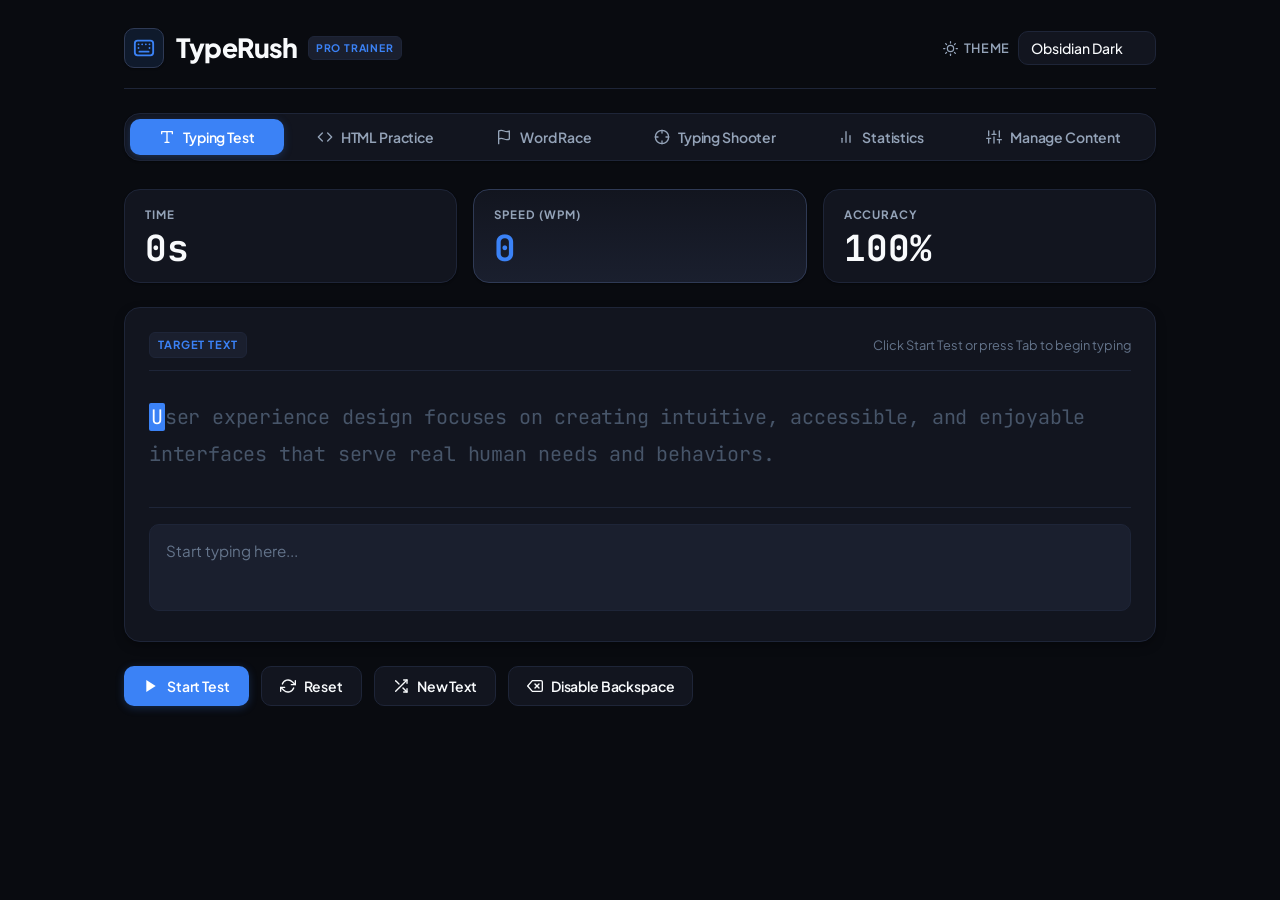
<file: web/index.html>
<!DOCTYPE html>
<html lang="en">
<head>
    <meta charset="UTF-8" />
    <meta name="viewport" content="width=device-width, initial-scale=1.0" />
    <title>TypeRush — Precision Typing & Code Trainer</title>
    
    <!-- Fonts -->
    <link rel="preconnect" href="https://fonts.googleapis.com">
    <link rel="preconnect" href="https://fonts.gstatic.com" crossorigin>
    <link href="https://fonts.googleapis.com/css2?family=JetBrains+Mono:ital,wght@0,400;0,500;0,600;0,700;1,400&family=Plus+Jakarta+Sans:wght@400;500;600;700;800&display=swap" rel="stylesheet">
    
    <!-- CSS & Favicon -->
    <link rel="stylesheet" href="css/styles.css" />
    <link rel="icon" href="images/logo.png" type="image/png" />

    <!-- GameMonetize.com SDK Integration -->
    <!-- Official Docs: https://github.com/MonetizeGame/GameMonetize.com-SDK -->
    <script type="text/javascript">
        window.SDK_OPTIONS = {
            gameId: "njyu1vwheopghkq0b6x7zy4oxbospo13", // Replace with your actual Game ID / hash from GameMonetize dashboard
            onEvent: function (a) {
                switch (a.name) {
                    case "SDK_GAME_PAUSE":
                        // Pause game logic and mute audio when ad is playing
                        if (window.typerushApp && typeof window.typerushApp.pauseForAd === 'function') {
                            window.typerushApp.pauseForAd();
                        }
                        break;
                    case "SDK_GAME_START":
                        // Advertisement complete: resume game logic and audio
                        if (window.typerushApp && typeof window.typerushApp.resumeAfterAd === 'function') {
                            window.typerushApp.resumeAfterAd();
                        }
                        break;
                    case "SDK_READY":
                        console.log("[GameMonetize] SDK is loaded and ready");
                        break;
                    case "SDK_ERROR":
                        console.warn("[GameMonetize] SDK error encountered:", a);
                        break;
                }
            }
        };
        (function (a, b, c) {
            var d = a.getElementsByTagName(b)[0];
            a.getElementById(c) || (a = a.createElement(b), a.id = c, a.src = "https://api.gamemonetize.com/sdk.js", d.parentNode.insertBefore(a, d))
        })(document, "script", "gamemonetize-sdk");
    </script>
</head>
<body>
    <div class="app-container">
        <!-- Header -->
        <header class="header">
            <div class="header-content">
                <div class="brand">
                    <div class="brand-icon" aria-hidden="true">
                        <svg width="22" height="22" viewBox="0 0 24 24" fill="none" stroke="currentColor" stroke-width="2" stroke-linecap="round" stroke-linejoin="round">
                            <rect x="2" y="4" width="20" height="16" rx="3" ry="3"></rect>
                            <line x1="6" y1="8" x2="6.01" y2="8"></line>
                            <line x1="10" y1="8" x2="10.01" y2="8"></line>
                            <line x1="14" y1="8" x2="14.01" y2="8"></line>
                            <line x1="18" y1="8" x2="18.01" y2="8"></line>
                            <line x1="6" y1="12" x2="6.01" y2="12"></line>
                            <line x1="18" y1="12" x2="18.01" y2="12"></line>
                            <line x1="7" y1="16" x2="17" y2="16"></line>
                        </svg>
                    </div>
                    <div class="brand-text">
                        <h1 class="logo">TypeRush</h1>
                        <span class="brand-badge">PRO TRAINER</span>
                    </div>
                </div>

                <div class="header-actions">
                    <div class="theme-selector">
                        <label for="themeSelect" class="theme-label">
                            <svg width="15" height="15" viewBox="0 0 24 24" fill="none" stroke="currentColor" stroke-width="2" stroke-linecap="round" stroke-linejoin="round">
                                <circle cx="12" cy="12" r="5"></circle>
                                <line x1="12" y1="1" x2="12" y2="3"></line>
                                <line x1="12" y1="21" x2="12" y2="23"></line>
                                <line x1="4.22" y1="4.22" x2="5.64" y2="5.64"></line>
                                <line x1="18.36" y1="18.36" x2="19.78" y2="19.78"></line>
                                <line x1="1" y1="12" x2="3" y2="12"></line>
                                <line x1="21" y1="12" x2="23" y2="12"></line>
                                <line x1="4.22" y1="19.78" x2="5.64" y2="18.36"></line>
                                <line x1="18.36" y1="5.64" x2="19.78" y2="4.22"></line>
                            </svg>
                            <span>Theme</span>
                        </label>
                        <div class="select-wrapper">
                            <select id="themeSelect" class="theme-select" title="Select Theme">
                                <option value="dark">Obsidian Dark</option>
                                <option value="blue">Cobalt Blue</option>
                                <option value="light">Nordic Light</option>
                            </select>
                        </div>
                    </div>
                </div>
            </div>
        </header>

        <!-- Navigation Tabs -->
        <nav class="nav-tabs" role="tablist" aria-label="Mode Selection">
            <button class="nav-tab active" data-tab="typing-test" role="tab" aria-selected="true">
                <svg width="16" height="16" viewBox="0 0 24 24" fill="none" stroke="currentColor" stroke-width="2" stroke-linecap="round" stroke-linejoin="round">
                    <polyline points="4 7 4 4 20 4 20 7"></polyline>
                    <line x1="9" y1="20" x2="15" y2="20"></line>
                    <line x1="12" y1="4" x2="12" y2="20"></line>
                </svg>
                <span>Typing Test</span>
            </button>
            <button class="nav-tab" data-tab="html-practice" role="tab" aria-selected="false">
                <svg width="16" height="16" viewBox="0 0 24 24" fill="none" stroke="currentColor" stroke-width="2" stroke-linecap="round" stroke-linejoin="round">
                    <polyline points="16 18 22 12 16 6"></polyline>
                    <polyline points="8 6 2 12 8 18"></polyline>
                </svg>
                <span>HTML Practice</span>
            </button>
            <button class="nav-tab" data-tab="word-race" role="tab" aria-selected="false">
                <svg width="16" height="16" viewBox="0 0 24 24" fill="none" stroke="currentColor" stroke-width="2" stroke-linecap="round" stroke-linejoin="round">
                    <path d="M4 15s1-1 4-1 5 2 8 2 4-1 4-1V3s-1 1-4 1-5-2-8-2-4 1-4 1z"></path>
                    <line x1="4" y1="22" x2="4" y2="15"></line>
                </svg>
                <span>Word Race</span>
            </button>
            <button class="nav-tab" data-tab="typing-shooter" role="tab" aria-selected="false">
                <svg width="16" height="16" viewBox="0 0 24 24" fill="none" stroke="currentColor" stroke-width="2" stroke-linecap="round" stroke-linejoin="round">
                    <circle cx="12" cy="12" r="10"></circle>
                    <line x1="22" y1="12" x2="18" y2="12"></line>
                    <line x1="6" y1="12" x2="2" y2="12"></line>
                    <line x1="12" y1="6" x2="12" y2="2"></line>
                    <line x1="12" y1="22" x2="12" y2="18"></line>
                </svg>
                <span>Typing Shooter</span>
            </button>
            <button class="nav-tab" data-tab="stats" role="tab" aria-selected="false">
                <svg width="16" height="16" viewBox="0 0 24 24" fill="none" stroke="currentColor" stroke-width="2" stroke-linecap="round" stroke-linejoin="round">
                    <line x1="18" y1="20" x2="18" y2="10"></line>
                    <line x1="12" y1="20" x2="12" y2="4"></line>
                    <line x1="6" y1="20" x2="6" y2="14"></line>
                </svg>
                <span>Statistics</span>
            </button>
            <button class="nav-tab" data-tab="content-manager" role="tab" aria-selected="false">
                <svg width="16" height="16" viewBox="0 0 24 24" fill="none" stroke="currentColor" stroke-width="2" stroke-linecap="round" stroke-linejoin="round">
                    <line x1="4" y1="21" x2="4" y2="14"></line>
                    <line x1="4" y1="10" x2="4" y2="3"></line>
                    <line x1="12" y1="21" x2="12" y2="12"></line>
                    <line x1="12" y1="8" x2="12" y2="3"></line>
                    <line x1="20" y1="21" x2="20" y2="16"></line>
                    <line x1="20" y1="12" x2="20" y2="3"></line>
                    <line x1="1" y1="14" x2="7" y2="14"></line>
                    <line x1="9" y1="8" x2="15" y2="8"></line>
                    <line x1="17" y1="16" x2="23" y2="16"></line>
                </svg>
                <span>Manage Content</span>
            </button>
        </nav>

        <!-- Main Workspace -->
        <main class="main-content">
            <!-- Typing Test Tab -->
            <div id="typing-test" class="tab-content active" role="tabpanel">
                <div class="stats-panel">
                    <div class="stat-item">
                        <span class="stat-label">TIME</span>
                        <span class="stat-value" id="timer">0s</span>
                    </div>
                    <div class="stat-item stat-highlight">
                        <span class="stat-label">SPEED (WPM)</span>
                        <span class="stat-value" id="wpm">0</span>
                    </div>
                    <div class="stat-item">
                        <span class="stat-label">ACCURACY</span>
                        <span class="stat-value" id="accuracy">100%</span>
                    </div>
                </div>
                
                <div class="typing-stage">
                    <div class="stage-header">
                        <span class="stage-pill">Target Text</span>
                        <span class="stage-hint">Click Start Test or press Tab to begin typing</span>
                    </div>
                    <div class="text-display" id="textDisplay" tabindex="0"></div>
                    <div class="input-wrapper">
                        <textarea class="typing-input" id="typingInput" placeholder="Start typing here..." autocomplete="off" spellcheck="false"></textarea>
                    </div>
                </div>
                
                <div class="controls">
                    <button class="btn btn-primary" id="startTest">
                        <svg width="16" height="16" viewBox="0 0 24 24" fill="currentColor">
                            <polygon points="5 3 19 12 5 21 5 3"></polygon>
                        </svg>
                        <span>Start Test</span>
                    </button>
                    <button class="btn btn-secondary" id="resetTest">
                        <svg width="16" height="16" viewBox="0 0 24 24" fill="none" stroke="currentColor" stroke-width="2" stroke-linecap="round" stroke-linejoin="round">
                            <path d="M23 4v6h-6"></path>
                            <path d="M1 20v-6h6"></path>
                            <path d="M3.51 9a9 9 0 0 1 14.85-3.36L23 10M1 14l4.64 4.36A9 9 0 0 0 20.49 15"></path>
                        </svg>
                        <span>Reset</span>
                    </button>
                    <button class="btn btn-secondary" id="newText">
                        <svg width="16" height="16" viewBox="0 0 24 24" fill="none" stroke="currentColor" stroke-width="2" stroke-linecap="round" stroke-linejoin="round">
                            <polyline points="16 3 21 3 21 8"></polyline>
                            <line x1="4" y1="20" x2="21" y2="3"></line>
                            <polyline points="21 16 21 21 16 21"></polyline>
                            <line x1="15" y1="15" x2="21" y2="21"></line>
                            <line x1="4" y1="4" x2="9" y2="9"></line>
                        </svg>
                        <span>New Text</span>
                    </button>
                    <button class="btn btn-secondary" id="toggleBackspace">
                        <svg width="16" height="16" viewBox="0 0 24 24" fill="none" stroke="currentColor" stroke-width="2" stroke-linecap="round" stroke-linejoin="round">
                            <path d="M21 4H8l-7 8 7 8h13a2 2 0 0 0 2-2V6a2 2 0 0 0-2-2z"></path>
                            <line x1="18" y1="9" x2="12" y2="15"></line>
                            <line x1="12" y1="9" x2="18" y2="15"></line>
                        </svg>
                        <span>Disable Backspace</span>
                    </button>
                </div>
            </div>

            <!-- HTML Practice Tab -->
            <div id="html-practice" class="tab-content" role="tabpanel">
                <div class="stats-panel">
                    <div class="stat-item">
                        <span class="stat-label">TIME</span>
                        <span class="stat-value" id="htmlTimer">0s</span>
                    </div>
                    <div class="stat-item stat-highlight">
                        <span class="stat-label">CODE WPM</span>
                        <span class="stat-value" id="htmlWpm">0</span>
                    </div>
                    <div class="stat-item">
                        <span class="stat-label">ACCURACY</span>
                        <span class="stat-value" id="htmlAccuracy">100%</span>
                    </div>
                </div>
                
                <div class="typing-stage code-stage">
                    <div class="stage-header">
                        <span class="stage-pill code-pill">HTML Snippet</span>
                        <span class="stage-hint">Practice tags, attributes, and developer syntax</span>
                    </div>
                    <div class="code-display" id="htmlDisplay" tabindex="0"></div>
                    <div class="input-wrapper">
                        <textarea class="typing-input code-input" id="htmlInput" placeholder="Type the HTML code here..." autocomplete="off" spellcheck="false"></textarea>
                    </div>
                </div>
                
                <div class="controls">
                    <button class="btn btn-primary" id="startHtml">
                        <svg width="16" height="16" viewBox="0 0 24 24" fill="currentColor">
                            <polygon points="5 3 19 12 5 21 5 3"></polygon>
                        </svg>
                        <span>Start Practice</span>
                    </button>
                    <button class="btn btn-secondary" id="resetHtml">
                        <svg width="16" height="16" viewBox="0 0 24 24" fill="none" stroke="currentColor" stroke-width="2" stroke-linecap="round" stroke-linejoin="round">
                            <path d="M23 4v6h-6"></path>
                            <path d="M1 20v-6h6"></path>
                            <path d="M3.51 9a9 9 0 0 1 14.85-3.36L23 10M1 14l4.64 4.36A9 9 0 0 0 20.49 15"></path>
                        </svg>
                        <span>Reset</span>
                    </button>
                    <button class="btn btn-secondary" id="newSnippet">
                        <svg width="16" height="16" viewBox="0 0 24 24" fill="none" stroke="currentColor" stroke-width="2" stroke-linecap="round" stroke-linejoin="round">
                            <polyline points="16 3 21 3 21 8"></polyline>
                            <line x1="4" y1="20" x2="21" y2="3"></line>
                            <polyline points="21 16 21 21 16 21"></polyline>
                            <line x1="15" y1="15" x2="21" y2="21"></line>
                            <line x1="4" y1="4" x2="9" y2="9"></line>
                        </svg>
                        <span>New Snippet</span>
                    </button>
                    <button class="btn btn-secondary" id="toggleBackspaceHtml">
                        <svg width="16" height="16" viewBox="0 0 24 24" fill="none" stroke="currentColor" stroke-width="2" stroke-linecap="round" stroke-linejoin="round">
                            <path d="M21 4H8l-7 8 7 8h13a2 2 0 0 0 2-2V6a2 2 0 0 0-2-2z"></path>
                            <line x1="18" y1="9" x2="12" y2="15"></line>
                            <line x1="12" y1="9" x2="18" y2="15"></line>
                        </svg>
                        <span>Disable Backspace</span>
                    </button>
                </div>
            </div>

            <!-- Word Race Game -->
            <div id="word-race" class="tab-content" role="tabpanel">
                <div class="game-info">
                    <div class="stat-item">
                        <span class="stat-label">WORDS COMPLETED</span>
                        <span class="stat-value" id="wordsCompleted">0/10</span>
                    </div>
                    <div class="stat-item stat-highlight">
                        <span class="stat-label">COUNTDOWN</span>
                        <span class="stat-value" id="raceTimer">30s</span>
                    </div>
                    <div class="stat-item">
                        <span class="stat-label">SCORE</span>
                        <span class="stat-value" id="raceScore">0</span>
                    </div>
                </div>
                
                <div class="race-area">
                    <div class="race-word-box">
                        <span class="race-sublabel">CURRENT TARGET</span>
                        <div class="race-word" id="raceWord">Click Start Race to begin</div>
                    </div>
                    <div class="race-input-container">
                        <input type="text" class="race-input" id="raceInput" placeholder="Type word and press Enter" autocomplete="off" spellcheck="false">
                    </div>
                </div>
                
                <div class="controls">
                    <button class="btn btn-primary" id="startRace">
                        <svg width="16" height="16" viewBox="0 0 24 24" fill="currentColor">
                            <polygon points="5 3 19 12 5 21 5 3"></polygon>
                        </svg>
                        <span>Start Race</span>
                    </button>
                    <button class="btn btn-secondary" id="resetRace">
                        <svg width="16" height="16" viewBox="0 0 24 24" fill="none" stroke="currentColor" stroke-width="2" stroke-linecap="round" stroke-linejoin="round">
                            <path d="M23 4v6h-6"></path>
                            <path d="M1 20v-6h6"></path>
                            <path d="M3.51 9a9 9 0 0 1 14.85-3.36L23 10M1 14l4.64 4.36A9 9 0 0 0 20.49 15"></path>
                        </svg>
                        <span>Reset</span>
                    </button>
                </div>
            </div>

            <!-- Typing Shooter Game -->
            <div id="typing-shooter" class="tab-content" role="tabpanel">
                <div class="game-info">
                    <div class="stat-item">
                        <span class="stat-label">TARGETS INTERCEPTED</span>
                        <span class="stat-value" id="targetsHit">0</span>
                    </div>
                    <div class="stat-item stat-highlight">
                        <span class="stat-label">RADAR SCORE</span>
                        <span class="stat-value" id="shooterScore">0</span>
                    </div>
                    <div class="stat-item stat-danger">
                        <span class="stat-label">SYSTEM INTEGRITY</span>
                        <span class="stat-value" id="lives">3</span>
                    </div>
                </div>
                
                <div class="shooter-arena-wrapper">
                    <div class="shooter-area" id="shooterArea">
                        <div class="shooter-instruction">Type incoming falling words to neutralize them</div>
                        <div class="shooter-grid-overlay" aria-hidden="true"></div>
                    </div>
                </div>
                
                <div class="shooter-controls-container">
                    <input type="text" class="shooter-input" id="shooterInput" placeholder="Neutralize targets here..." autocomplete="off" spellcheck="false">
                </div>
                
                <div class="controls">
                    <button class="btn btn-primary" id="startShooter">
                        <svg width="16" height="16" viewBox="0 0 24 24" fill="currentColor">
                            <polygon points="5 3 19 12 5 21 5 3"></polygon>
                        </svg>
                        <span>Start Game</span>
                    </button>
                    <button class="btn btn-secondary" id="resetShooter">
                        <svg width="16" height="16" viewBox="0 0 24 24" fill="none" stroke="currentColor" stroke-width="2" stroke-linecap="round" stroke-linejoin="round">
                            <path d="M23 4v6h-6"></path>
                            <path d="M1 20v-6h6"></path>
                            <path d="M3.51 9a9 9 0 0 1 14.85-3.36L23 10M1 14l4.64 4.36A9 9 0 0 0 20.49 15"></path>
                        </svg>
                        <span>Reset</span>
                    </button>
                </div>
            </div>

            <!-- Stats Tab -->
            <div id="stats" class="tab-content" role="tabpanel">
                <div class="section-heading">
                    <h2>Performance & Telemetry</h2>
                    <p class="section-desc">Lifetime personal records and practice session metrics</p>
                </div>
                
                <div class="stats-grid">
                    <div class="stat-card">
                        <span class="stat-card-badge">RECORD</span>
                        <span class="stat-label">BEST TYPING SPEED</span>
                        <div class="stat-card-value">
                            <span class="stat-value" id="statsBestWpm">0</span>
                            <span class="stat-unit">WPM</span>
                        </div>
                    </div>
                    <div class="stat-card">
                        <span class="stat-card-badge">ARCADE</span>
                        <span class="stat-label">WORD RACE HIGH SCORE</span>
                        <div class="stat-card-value">
                            <span class="stat-value" id="statsBestRace">0</span>
                            <span class="stat-unit">PTS</span>
                        </div>
                    </div>
                    <div class="stat-card">
                        <span class="stat-card-badge">DEFENSE</span>
                        <span class="stat-label">SHOOTER HIGH SCORE</span>
                        <div class="stat-card-value">
                            <span class="stat-value" id="statsBestShooter">0</span>
                            <span class="stat-unit">PTS</span>
                        </div>
                    </div>
                    <div class="stat-card">
                        <span class="stat-card-badge">ACTIVITY</span>
                        <span class="stat-label">TOTAL TESTS COMPLETED</span>
                        <div class="stat-card-value">
                            <span class="stat-value" id="statsTestsCompleted">0</span>
                            <span class="stat-unit">RUNS</span>
                        </div>
                    </div>
                    <div class="stat-card">
                        <span class="stat-card-badge">PALETTE</span>
                        <span class="stat-label">ACTIVE PALETTE</span>
                        <div class="stat-card-value">
                            <span class="stat-value" id="statsTheme">-</span>
                        </div>
                    </div>
                </div>

                <div class="telemetry-banner">
                    <div class="telemetry-icon" aria-hidden="true">
                        <svg width="20" height="20" viewBox="0 0 24 24" fill="none" stroke="currentColor" stroke-width="2" stroke-linecap="round" stroke-linejoin="round">
                            <circle cx="12" cy="12" r="10"></circle>
                            <line x1="12" y1="16" x2="12" y2="12"></line>
                            <line x1="12" y1="8" x2="12.01" y2="8"></line>
                        </svg>
                    </div>
                    <div class="fun-fact" id="funFact"></div>
                </div>

                <footer class="app-footer">
                    <span>TypeRush Trainer</span>
                    <span class="footer-separator">•</span>
                    <span>Crafted for high velocity typing by <a href="https://muhaiminsalay.tech" target="_blank" rel="noopener">SALAY</a></span>
                </footer>
            </div>

            <!-- Content Manager Tab -->
            <div id="content-manager" class="tab-content" role="tabpanel">
                <div class="section-heading">
                    <h2>Content Library</h2>
                    <p class="section-desc">Manage custom practice corpuses stored locally in your browser</p>
                </div>

                <div class="editor-grid">
                    <div class="content-section">
                        <div class="editor-header">
                            <div>
                                <h3>Typing Test Corpus</h3>
                                <p class="editor-hint">Enter custom sentences or paragraphs, one per line.</p>
                            </div>
                            <button class="btn btn-primary btn-sm" id="saveTypingTexts">
                                <svg width="14" height="14" viewBox="0 0 24 24" fill="none" stroke="currentColor" stroke-width="2" stroke-linecap="round" stroke-linejoin="round">
                                    <path d="M19 21H5a2 2 0 0 1-2-2V5a2 2 0 0 1 2-2h11l5 5v11a2 2 0 0 1-2 2z"></path>
                                    <polyline points="17 21 17 13 7 13 7 21"></polyline>
                                    <polyline points="7 3 7 8 15 8"></polyline>
                                </svg>
                                <span>Save Texts</span>
                            </button>
                        </div>
                        <textarea id="typingTextsEditor" class="content-editor" placeholder="Enter typing test texts (one per line)..." autocomplete="off" spellcheck="false"></textarea>
                    </div>
                    
                    <div class="content-section">
                        <div class="editor-header">
                            <div>
                                <h3>HTML & Code Snippets</h3>
                                <p class="editor-hint">Enter code snippets for programming drills, one per line.</p>
                            </div>
                            <button class="btn btn-primary btn-sm" id="saveHtmlSnippets">
                                <svg width="14" height="14" viewBox="0 0 24 24" fill="none" stroke="currentColor" stroke-width="2" stroke-linecap="round" stroke-linejoin="round">
                                    <path d="M19 21H5a2 2 0 0 1-2-2V5a2 2 0 0 1 2-2h11l5 5v11a2 2 0 0 1-2 2z"></path>
                                    <polyline points="17 21 17 13 7 13 7 21"></polyline>
                                    <polyline points="7 3 7 8 15 8"></polyline>
                                </svg>
                                <span>Save Snippets</span>
                            </button>
                        </div>
                        <textarea id="htmlSnippetsEditor" class="content-editor code-font" placeholder="Enter HTML snippets (one per line)..." autocomplete="off" spellcheck="false"></textarea>
                    </div>
                </div>
                
                <div class="status-message" id="statusMessage" role="status" aria-live="polite"></div>
            </div>
        </main>
    </div>

    <!-- GameMonetize Ad In-Progress Pause Overlay -->
    <div id="adPauseOverlay" class="ad-pause-overlay" aria-hidden="true">
        <div class="ad-pause-card">
            <div class="ad-spinner"></div>
            <h3>Game Paused</h3>
            <p>Advertisement is in progress. Your game and timer will resume automatically once the ad finishes.</p>
        </div>
    </div>

    <!-- Application Script -->
    <script src="js/script.js"></script>
</body>
</html>
</file>
<file: web/css/styles.css>
/* ==========================================================================
   TypeRush — Precision Typing & Code Trainer
   Design System built with Impeccable Craft Standards
   ========================================================================== */

/* --------------------------------------------------------------------------
   Design Tokens & Themes
   -------------------------------------------------------------------------- */
:root,
body.theme-dark {
    --bg-base: #090b10;
    --bg-surface: #12151f;
    --bg-elevated: #1a1f2e;
    --bg-highlight: #22293d;
    
    --border-subtle: #1e2538;
    --border-strong: #2f3a55;
    --border-focus: #3b82f6;

    --text-primary: #f8fafc;
    --text-secondary: #94a3b8;
    --text-muted: #64748b;
    --text-untyped: #475569;

    --accent-primary: #3b82f6;
    --accent-primary-hover: #2563eb;
    --accent-primary-subtle: rgba(59, 130, 246, 0.12);
    --accent-glow: rgba(59, 130, 246, 0.25);

    --accent-success: #10b981;
    --accent-success-subtle: rgba(16, 185, 129, 0.12);
    
    --accent-warning: #f59e0b;
    --accent-warning-subtle: rgba(245, 158, 11, 0.12);
    
    --accent-error: #ef4444;
    --accent-error-subtle: rgba(239, 68, 68, 0.15);

    --shadow-sm: 0 1px 2px rgba(0, 0, 0, 0.35);
    --shadow-md: 0 4px 12px -2px rgba(0, 0, 0, 0.45);
    --shadow-lg: 0 12px 24px -4px rgba(0, 0, 0, 0.55);

    --font-ui: 'Plus Jakarta Sans', system-ui, -apple-system, BlinkMacSystemFont, 'Segoe UI', Roboto, sans-serif;
    --font-mono: 'JetBrains Mono', 'Fira Code', 'Cascadia Code', 'SF Mono', Consolas, monospace;

    --radius-sm: 6px;
    --radius-md: 10px;
    --radius-lg: 16px;
    --radius-full: 9999px;
}

body.theme-blue {
    --bg-base: #050a15;
    --bg-surface: #0b1426;
    --bg-elevated: #111e38;
    --bg-highlight: #192a4f;

    --border-subtle: #182847;
    --border-strong: #274070;
    --border-focus: #00f0ff;

    --text-primary: #f0f7ff;
    --text-secondary: #99b6df;
    --text-muted: #627ea8;
    --text-untyped: #3f5577;

    --accent-primary: #00f0ff;
    --accent-primary-hover: #38bdf8;
    --accent-primary-subtle: rgba(0, 240, 255, 0.12);
    --accent-glow: rgba(0, 240, 255, 0.25);

    --accent-success: #06b6d4;
    --accent-success-subtle: rgba(6, 182, 212, 0.12);

    --accent-warning: #eab308;
    --accent-warning-subtle: rgba(234, 179, 8, 0.12);

    --accent-error: #f43f5e;
    --accent-error-subtle: rgba(244, 63, 94, 0.15);

    --shadow-sm: 0 1px 2px rgba(2, 6, 23, 0.5);
    --shadow-md: 0 4px 14px -2px rgba(2, 6, 23, 0.6);
    --shadow-lg: 0 14px 28px -4px rgba(2, 6, 23, 0.75);
}

body.theme-light {
    --bg-base: #f8fafc;
    --bg-surface: #ffffff;
    --bg-elevated: #f1f5f9;
    --bg-highlight: #e2e8f0;

    --border-subtle: #e2e8f0;
    --border-strong: #cbd5e1;
    --border-focus: #2563eb;

    --text-primary: #0f172a;
    --text-secondary: #475569;
    --text-muted: #64748b;
    --text-untyped: #94a3b8;

    --accent-primary: #2563eb;
    --accent-primary-hover: #1d4ed8;
    --accent-primary-subtle: rgba(37, 99, 235, 0.08);
    --accent-glow: rgba(37, 99, 235, 0.18);

    --accent-success: #059669;
    --accent-success-subtle: rgba(5, 150, 105, 0.08);

    --accent-warning: #d97706;
    --accent-warning-subtle: rgba(217, 119, 6, 0.08);

    --accent-error: #dc2626;
    --accent-error-subtle: rgba(220, 38, 38, 0.1);

    --shadow-sm: 0 1px 2px rgba(15, 23, 42, 0.04);
    --shadow-md: 0 4px 12px -2px rgba(15, 23, 42, 0.06);
    --shadow-lg: 0 12px 24px -4px rgba(15, 23, 42, 0.08);
}

/* --------------------------------------------------------------------------
   Base & Resets
   -------------------------------------------------------------------------- */
*, *::before, *::after {
    box-sizing: border-box;
    margin: 0;
    padding: 0;
}

html {
    font-size: 16px;
    -webkit-text-size-adjust: 100%;
    scroll-behavior: smooth;
}

body {
    font-family: var(--font-ui);
    background-color: var(--bg-base);
    color: var(--text-primary);
    line-height: 1.6;
    min-height: 100vh;
    -webkit-font-smoothing: antialiased;
    -moz-osx-font-smoothing: grayscale;
    transition: background-color 0.25s ease, color 0.25s ease;
}

::selection {
    background-color: var(--accent-primary);
    color: #ffffff;
}

:focus-visible {
    outline: 2px solid var(--border-focus);
    outline-offset: 2px;
}

/* --------------------------------------------------------------------------
   Layout Scaffolding
   -------------------------------------------------------------------------- */
.app-container {
    max-width: 1080px;
    margin: 0 auto;
    padding: 28px 24px 60px;
}

/* --------------------------------------------------------------------------
   Header & Brand
   -------------------------------------------------------------------------- */
.header {
    margin-bottom: 24px;
}

.header-content {
    display: flex;
    justify-content: space-between;
    align-items: center;
    gap: 20px;
    padding-bottom: 20px;
    border-bottom: 1px solid var(--border-subtle);
}

.brand {
    display: flex;
    align-items: center;
    gap: 12px;
}

.brand-icon {
    display: flex;
    align-items: center;
    justify-content: center;
    width: 40px;
    height: 40px;
    background: var(--accent-primary-subtle);
    color: var(--accent-primary);
    border: 1px solid var(--border-strong);
    border-radius: var(--radius-md);
    box-shadow: var(--shadow-sm);
}

.brand-text {
    display: flex;
    align-items: center;
    gap: 10px;
}

.logo {
    font-size: 1.65rem;
    font-weight: 800;
    letter-spacing: -0.03em;
    color: var(--text-primary);
    line-height: 1;
}

.brand-badge {
    font-size: 0.65rem;
    font-weight: 700;
    letter-spacing: 0.08em;
    padding: 3px 7px;
    border-radius: var(--radius-sm);
    background: var(--bg-elevated);
    color: var(--accent-primary);
    border: 1px solid var(--border-subtle);
}

.header-actions {
    display: flex;
    align-items: center;
    gap: 16px;
}

/* Theme Selector */
.theme-selector {
    display: flex;
    align-items: center;
    gap: 8px;
}

.theme-label {
    display: flex;
    align-items: center;
    gap: 6px;
    font-size: 0.8rem;
    font-weight: 600;
    text-transform: uppercase;
    letter-spacing: 0.05em;
    color: var(--text-secondary);
}

.select-wrapper {
    position: relative;
}

.theme-select {
    appearance: none;
    background-color: var(--bg-surface);
    color: var(--text-primary);
    font-family: var(--font-ui);
    font-size: 0.875rem;
    font-weight: 500;
    padding: 7px 32px 7px 12px;
    border: 1px solid var(--border-subtle);
    border-radius: var(--radius-md);
    cursor: pointer;
    transition: all 0.2s ease;
    background-image: url("data:image/svg2+xml,%3Csvg xmlns='http://www.w3.org/2000/svg' width='14' height='14' viewBox='0 0 24 24' fill='none' stroke='%2394a3b8' stroke-width='2' stroke-linecap='round' stroke-linejoin='round'%3E%3Cpolyline points='6 9 12 15 18 9'%3E%3C/polyline%3E%3C/svg%3E");
    background-repeat: no-repeat;
    background-position: right 10px center;
}

.theme-select:hover {
    border-color: var(--border-strong);
    background-color: var(--bg-elevated);
}

.theme-select:focus {
    outline: none;
    border-color: var(--border-focus);
}

/* --------------------------------------------------------------------------
   Navigation Tabs (Segmented Control)
   -------------------------------------------------------------------------- */
.nav-tabs {
    display: flex;
    background: var(--bg-surface);
    border: 1px solid var(--border-subtle);
    border-radius: var(--radius-lg);
    padding: 5px;
    margin-bottom: 28px;
    gap: 4px;
    overflow-x: auto;
    box-shadow: var(--shadow-sm);
}

.nav-tab {
    display: inline-flex;
    align-items: center;
    justify-content: center;
    gap: 8px;
    background: transparent;
    color: var(--text-secondary);
    border: none;
    padding: 9px 16px;
    border-radius: var(--radius-md);
    cursor: pointer;
    font-family: var(--font-ui);
    font-size: 0.875rem;
    font-weight: 600;
    letter-spacing: -0.01em;
    transition: all 0.2s ease;
    white-space: nowrap;
    flex: 1 1 auto;
}

.nav-tab svg {
    flex-shrink: 0;
    transition: transform 0.2s ease;
}

.nav-tab > *,
.btn > * {
    pointer-events: none;
}

.nav-tab:hover {
    color: var(--text-primary);
    background: var(--bg-elevated);
}

.nav-tab.active {
    background: var(--accent-primary);
    color: #ffffff;
    box-shadow: 0 2px 8px var(--accent-glow);
}

.nav-tab.active svg {
    stroke: #ffffff;
}

/* --------------------------------------------------------------------------
   Main Content Container & Tabs
   -------------------------------------------------------------------------- */
.main-content {
    background: transparent;
}

.tab-content {
    display: none;
}

.tab-content.active {
    display: block;
    animation: fadeIn 0.25s cubic-bezier(0.16, 1, 0.3, 1);
}

@keyframes fadeIn {
    from {
        opacity: 0;
        transform: translateY(6px);
    }
    to {
        opacity: 1;
        transform: translateY(0);
    }
}

/* --------------------------------------------------------------------------
   Stats HUD (Telemetry Strip)
   -------------------------------------------------------------------------- */
.stats-panel,
.game-info {
    display: grid;
    grid-template-columns: repeat(3, 1fr);
    gap: 16px;
    margin-bottom: 24px;
}

.stat-item {
    background: var(--bg-surface);
    border: 1px solid var(--border-subtle);
    border-radius: var(--radius-lg);
    padding: 16px 20px;
    text-align: left;
    transition: border-color 0.2s ease, transform 0.2s ease;
    box-shadow: var(--shadow-sm);
}

.stat-item:hover {
    border-color: var(--border-strong);
}

.stat-highlight {
    border-color: var(--border-strong);
    background: linear-gradient(180deg, var(--bg-surface) 0%, var(--bg-elevated) 100%);
}

.stat-danger .stat-value {
    color: var(--accent-error);
}

.stat-label {
    display: block;
    font-size: 0.72rem;
    font-weight: 700;
    letter-spacing: 0.08em;
    text-transform: uppercase;
    color: var(--text-secondary);
    margin-bottom: 6px;
}

.stat-value {
    display: block;
    font-family: var(--font-mono);
    font-size: 2.25rem;
    font-weight: 700;
    line-height: 1;
    color: var(--text-primary);
    font-variant-numeric: tabular-nums;
    font-feature-settings: "tnum" 1;
}

.stat-highlight .stat-value {
    color: var(--accent-primary);
}

/* --------------------------------------------------------------------------
   Typing Stage & Text Area
   -------------------------------------------------------------------------- */
.typing-stage {
    background: var(--bg-surface);
    border: 1px solid var(--border-subtle);
    border-radius: var(--radius-lg);
    padding: 24px;
    margin-bottom: 24px;
    box-shadow: var(--shadow-md);
    transition: border-color 0.2s ease;
}

.typing-stage:focus-within {
    border-color: var(--border-strong);
}

.stage-header {
    display: flex;
    justify-content: space-between;
    align-items: center;
    margin-bottom: 16px;
    padding-bottom: 12px;
    border-bottom: 1px solid var(--border-subtle);
}

.stage-pill {
    font-size: 0.7rem;
    font-weight: 700;
    text-transform: uppercase;
    letter-spacing: 0.08em;
    padding: 3px 8px;
    border-radius: var(--radius-sm);
    background: var(--bg-elevated);
    color: var(--accent-primary);
    border: 1px solid var(--border-subtle);
}

.code-pill {
    color: var(--accent-success);
}

.stage-hint {
    font-size: 0.8rem;
    color: var(--text-muted);
}

.text-display,
.code-display {
    font-family: var(--font-mono);
    font-size: 1.25rem;
    line-height: 1.85;
    letter-spacing: -0.01em;
    color: var(--text-untyped);
    min-height: 120px;
    max-height: 260px;
    overflow-y: auto;
    padding: 12px 0 20px;
    word-break: break-word;
    white-space: pre-wrap;
    user-select: none;
    -webkit-user-select: none;
}

.code-display {
    font-size: 1.05rem;
    line-height: 1.7;
}

.input-wrapper {
    position: relative;
    border-top: 1px solid var(--border-subtle);
    padding-top: 16px;
}

.typing-input,
.code-input {
    width: 100%;
    min-height: 70px;
    max-height: 140px;
    background: var(--bg-elevated);
    color: var(--text-primary);
    font-family: var(--font-mono);
    font-size: 1.1rem;
    line-height: 1.6;
    border: 1px solid var(--border-subtle);
    border-radius: var(--radius-md);
    padding: 14px 16px;
    resize: none;
    transition: all 0.2s ease;
}

.typing-input:focus,
.code-input:focus {
    outline: none;
    border-color: var(--border-focus);
    background: var(--bg-surface);
    box-shadow: 0 0 0 3px var(--accent-primary-subtle);
}

.typing-input::placeholder,
.code-input::placeholder {
    color: var(--text-muted);
    font-family: var(--font-ui);
    font-size: 0.95rem;
}

/* Caret & Progress Highlighting */
.hide-caret {
    caret-color: transparent !important;
}

.no-select {
    user-select: none !important;
    -webkit-user-select: none !important;
}

.correct {
    color: var(--text-primary);
    background-color: transparent;
    font-weight: 500;
}

.incorrect {
    color: var(--accent-error);
    background-color: var(--accent-error-subtle);
    border-bottom: 2px solid var(--accent-error);
    border-radius: 2px;
}

.current {
    background-color: var(--accent-primary);
    color: #ffffff !important;
    border-radius: 2px;
    padding: 1px 2px;
    animation: caretBlink 1.1s ease-in-out infinite;
}

@keyframes caretBlink {
    0%, 100% {
        opacity: 1;
    }
    50% {
        opacity: 0.6;
    }
}

/* --------------------------------------------------------------------------
   Controls & Buttons
   -------------------------------------------------------------------------- */
.controls {
    display: flex;
    gap: 12px;
    flex-wrap: wrap;
    justify-content: flex-start;
    align-items: center;
}

.btn {
    display: inline-flex;
    align-items: center;
    justify-content: center;
    gap: 8px;
    padding: 10px 18px;
    border-radius: var(--radius-md);
    font-family: var(--font-ui);
    font-size: 0.875rem;
    font-weight: 600;
    letter-spacing: -0.01em;
    cursor: pointer;
    transition: all 0.2s cubic-bezier(0.16, 1, 0.3, 1);
    text-decoration: none;
    border: 1px solid transparent;
}

.btn svg {
    flex-shrink: 0;
}

.btn-primary {
    background: var(--accent-primary);
    color: #ffffff;
    box-shadow: 0 2px 8px var(--accent-glow);
}

.btn-primary:hover {
    background: var(--accent-primary-hover);
    transform: translateY(-1px);
    box-shadow: 0 4px 12px var(--accent-glow);
}

.btn-primary:active {
    transform: translateY(0);
}

.btn-secondary {
    background: var(--bg-surface);
    color: var(--text-primary);
    border-color: var(--border-subtle);
}

.btn-secondary:hover {
    background: var(--bg-elevated);
    border-color: var(--border-strong);
    transform: translateY(-1px);
}

.btn-secondary:active {
    transform: translateY(0);
}

.btn-sm {
    padding: 7px 12px;
    font-size: 0.8rem;
}

.btn:disabled {
    opacity: 0.5;
    cursor: not-allowed;
    transform: none !important;
    box-shadow: none !important;
}

/* --------------------------------------------------------------------------
   Word Race Game Styles
   -------------------------------------------------------------------------- */
.race-area {
    background: var(--bg-surface);
    border: 1px solid var(--border-subtle);
    border-radius: var(--radius-lg);
    padding: 40px 24px;
    text-align: center;
    margin-bottom: 24px;
    box-shadow: var(--shadow-md);
}

.race-word-box {
    margin-bottom: 28px;
}

.race-sublabel {
    display: block;
    font-size: 0.75rem;
    font-weight: 700;
    letter-spacing: 0.1em;
    text-transform: uppercase;
    color: var(--text-muted);
    margin-bottom: 8px;
}

.race-word {
    font-family: var(--font-mono);
    font-size: 2.75rem;
    font-weight: 700;
    color: var(--accent-primary);
    letter-spacing: -0.02em;
    min-height: 60px;
}

.race-input-container {
    max-width: 420px;
    margin: 0 auto;
}

.race-input {
    width: 100%;
    padding: 14px 20px;
    font-family: var(--font-mono);
    font-size: 1.25rem;
    text-align: center;
    background: var(--bg-elevated);
    color: var(--text-primary);
    border: 1px solid var(--border-subtle);
    border-radius: var(--radius-md);
    transition: all 0.2s ease;
}

.race-input:focus {
    outline: none;
    border-color: var(--border-focus);
    box-shadow: 0 0 0 3px var(--accent-primary-subtle);
    background: var(--bg-surface);
}

/* --------------------------------------------------------------------------
   Typing Shooter Game Styles
   -------------------------------------------------------------------------- */
.shooter-arena-wrapper {
    background: var(--bg-surface);
    border: 1px solid var(--border-subtle);
    border-radius: var(--radius-lg);
    overflow: hidden;
    margin-bottom: 20px;
    box-shadow: var(--shadow-md);
}

.shooter-area {
    position: relative;
    height: 340px;
    background: radial-gradient(circle at 50% 100%, var(--bg-elevated) 0%, var(--bg-surface) 75%);
    overflow: hidden;
}

.shooter-instruction {
    position: absolute;
    top: 50%;
    left: 50%;
    transform: translate(-50%, -50%);
    font-size: 0.95rem;
    font-weight: 500;
    color: var(--text-muted);
    text-align: center;
    pointer-events: none;
}

.falling-word {
    position: absolute;
    background: var(--accent-primary);
    color: #ffffff;
    font-family: var(--font-mono);
    font-size: 0.95rem;
    font-weight: 700;
    padding: 6px 14px;
    border-radius: var(--radius-full);
    box-shadow: 0 2px 10px var(--accent-glow);
    animation: fall 5s linear infinite;
    cursor: default;
    user-select: none;
    white-space: nowrap;
}

@keyframes fall {
    from {
        top: -40px;
    }
    to {
        top: 100%;
    }
}

.shooter-controls-container {
    max-width: 480px;
    margin: 0 auto 20px;
}

.shooter-input {
    width: 100%;
    padding: 14px 20px;
    font-family: var(--font-mono);
    font-size: 1.15rem;
    text-align: center;
    background: var(--bg-surface);
    color: var(--text-primary);
    border: 1px solid var(--border-subtle);
    border-radius: var(--radius-md);
    transition: all 0.2s ease;
}

.shooter-input:focus {
    outline: none;
    border-color: var(--border-focus);
    box-shadow: 0 0 0 3px var(--accent-primary-subtle);
}

/* --------------------------------------------------------------------------
   Statistics Tab
   -------------------------------------------------------------------------- */
.section-heading {
    margin-bottom: 24px;
}

.section-heading h2 {
    font-size: 1.5rem;
    font-weight: 700;
    letter-spacing: -0.02em;
    color: var(--text-primary);
    margin-bottom: 4px;
}

.section-desc {
    font-size: 0.9rem;
    color: var(--text-secondary);
}

.stats-grid {
    display: grid;
    grid-template-columns: repeat(auto-fit, minmax(180px, 1fr));
    gap: 16px;
    margin-bottom: 24px;
}

.stat-card {
    background: var(--bg-surface);
    border: 1px solid var(--border-subtle);
    border-radius: var(--radius-lg);
    padding: 20px;
    display: flex;
    flex-direction: column;
    justify-content: space-between;
    min-height: 130px;
    transition: border-color 0.2s ease, transform 0.2s ease;
    box-shadow: var(--shadow-sm);
}

.stat-card:hover {
    border-color: var(--border-strong);
    transform: translateY(-2px);
}

.stat-card-badge {
    align-self: flex-start;
    font-size: 0.65rem;
    font-weight: 700;
    letter-spacing: 0.08em;
    text-transform: uppercase;
    padding: 2px 6px;
    border-radius: var(--radius-sm);
    background: var(--bg-elevated);
    color: var(--accent-primary);
    border: 1px solid var(--border-subtle);
    margin-bottom: 12px;
}

.stat-card-value {
    display: flex;
    align-items: baseline;
    gap: 6px;
    margin-top: 8px;
}

.stat-card-value .stat-value {
    font-size: 2rem;
    font-weight: 700;
    color: var(--text-primary);
}

.stat-unit {
    font-size: 0.8rem;
    font-weight: 700;
    color: var(--text-muted);
}

.telemetry-banner {
    display: flex;
    align-items: center;
    gap: 14px;
    background: var(--bg-surface);
    border: 1px solid var(--border-subtle);
    border-radius: var(--radius-md);
    padding: 16px 20px;
    margin-bottom: 32px;
}

.telemetry-icon {
    flex-shrink: 0;
    color: var(--accent-primary);
}

.fun-fact {
    font-size: 0.95rem;
    color: var(--text-secondary);
    line-height: 1.5;
}

.app-footer {
    display: flex;
    align-items: center;
    justify-content: center;
    gap: 8px;
    font-size: 0.825rem;
    color: var(--text-muted);
    padding-top: 20px;
    border-top: 1px solid var(--border-subtle);
}

.app-footer a {
    color: var(--accent-primary);
    text-decoration: none;
    font-weight: 600;
}

.app-footer a:hover {
    text-decoration: underline;
}

.footer-separator {
    color: var(--border-strong);
}

/* --------------------------------------------------------------------------
   Content Library & Editors
   -------------------------------------------------------------------------- */
.editor-grid {
    display: grid;
    grid-template-columns: 1fr 1fr;
    gap: 20px;
    margin-bottom: 24px;
}

.content-section {
    background: var(--bg-surface);
    border: 1px solid var(--border-subtle);
    border-radius: var(--radius-lg);
    padding: 20px;
    box-shadow: var(--shadow-sm);
}

.editor-header {
    display: flex;
    justify-content: space-between;
    align-items: flex-start;
    gap: 12px;
    margin-bottom: 16px;
}

.editor-header h3 {
    font-size: 1.05rem;
    font-weight: 700;
    color: var(--text-primary);
    margin-bottom: 2px;
}

.editor-hint {
    font-size: 0.8rem;
    color: var(--text-secondary);
}

.content-editor {
    width: 100%;
    min-height: 220px;
    background: var(--bg-elevated);
    color: var(--text-primary);
    font-family: var(--font-ui);
    font-size: 0.875rem;
    line-height: 1.6;
    border: 1px solid var(--border-subtle);
    border-radius: var(--radius-md);
    padding: 14px;
    resize: vertical;
    transition: all 0.2s ease;
}

.content-editor.code-font {
    font-family: var(--font-mono);
    font-size: 0.85rem;
}

.content-editor:focus {
    outline: none;
    border-color: var(--border-focus);
    box-shadow: 0 0 0 3px var(--accent-primary-subtle);
    background: var(--bg-surface);
}

.status-message {
    padding: 12px 18px;
    border-radius: var(--radius-md);
    font-size: 0.875rem;
    font-weight: 600;
    text-align: center;
    transition: all 0.25s ease;
}

.status-message:empty {
    display: none;
}

.status-message.success {
    background: var(--accent-success-subtle);
    color: var(--accent-success);
    border: 1px solid var(--accent-success);
}

.status-message.error {
    background: var(--accent-error-subtle);
    color: var(--accent-error);
    border: 1px solid var(--accent-error);
}

/* --------------------------------------------------------------------------
   Custom Scrollbar
   -------------------------------------------------------------------------- */
::-webkit-scrollbar {
    width: 7px;
    height: 7px;
}

::-webkit-scrollbar-track {
    background: transparent;
}

::-webkit-scrollbar-thumb {
    background: var(--border-strong);
    border-radius: var(--radius-full);
}

::-webkit-scrollbar-thumb:hover {
    background: var(--text-muted);
}

/* --------------------------------------------------------------------------
   Responsive Breakpoints
   -------------------------------------------------------------------------- */
@media (max-width: 860px) {
    .editor-grid {
        grid-template-columns: 1fr;
    }
}

@media (max-width: 680px) {
    .app-container {
        padding: 16px 14px 40px;
    }

    .header-content {
        flex-direction: column;
        align-items: flex-start;
        gap: 14px;
    }

    .nav-tabs {
        overflow-x: auto;
        justify-content: flex-start;
    }

    .nav-tab {
        flex: 0 0 auto;
        padding: 8px 14px;
    }

    .stats-panel,
    .game-info {
        grid-template-columns: 1fr;
        gap: 10px;
    }

    .text-display,
    .code-display {
        font-size: 1.1rem;
        line-height: 1.7;
    }

    .race-word {
        font-size: 2rem;
    }
}

/* --------------------------------------------------------------------------
   GameMonetize Ad Overlay & Pause State
   -------------------------------------------------------------------------- */
.ad-pause-overlay {
    position: fixed;
    top: 0;
    left: 0;
    right: 0;
    bottom: 0;
    background: rgba(10, 14, 23, 0.88);
    backdrop-filter: blur(6px);
    display: none;
    flex-direction: column;
    align-items: center;
    justify-content: center;
    z-index: 10000;
    text-align: center;
    padding: 24px;
    animation: fadeIn 0.2s ease-in-out;
}

.ad-pause-overlay.active {
    display: flex;
}

.ad-pause-card {
    background: var(--bg-card);
    border: 1px solid var(--border-subtle);
    border-radius: var(--radius-lg);
    padding: 32px;
    max-width: 440px;
    width: 100%;
    box-shadow: 0 20px 40px rgba(0, 0, 0, 0.5);
}

.ad-pause-card h3 {
    margin: 16px 0 8px;
    color: var(--text-main);
    font-size: 1.25rem;
}

.ad-pause-card p {
    color: var(--text-muted);
    font-size: 0.9rem;
    line-height: 1.5;
    margin: 0;
}

.ad-spinner {
    width: 38px;
    height: 38px;
    border: 3px solid var(--border-subtle);
    border-top-color: var(--accent-primary);
    border-radius: 50%;
    margin: 0 auto;
    animation: spin 0.8s linear infinite;
}

@keyframes spin {
    to { transform: rotate(360deg); }
}

@keyframes fadeIn {
    from { opacity: 0; }
    to { opacity: 1; }
}
</file>
